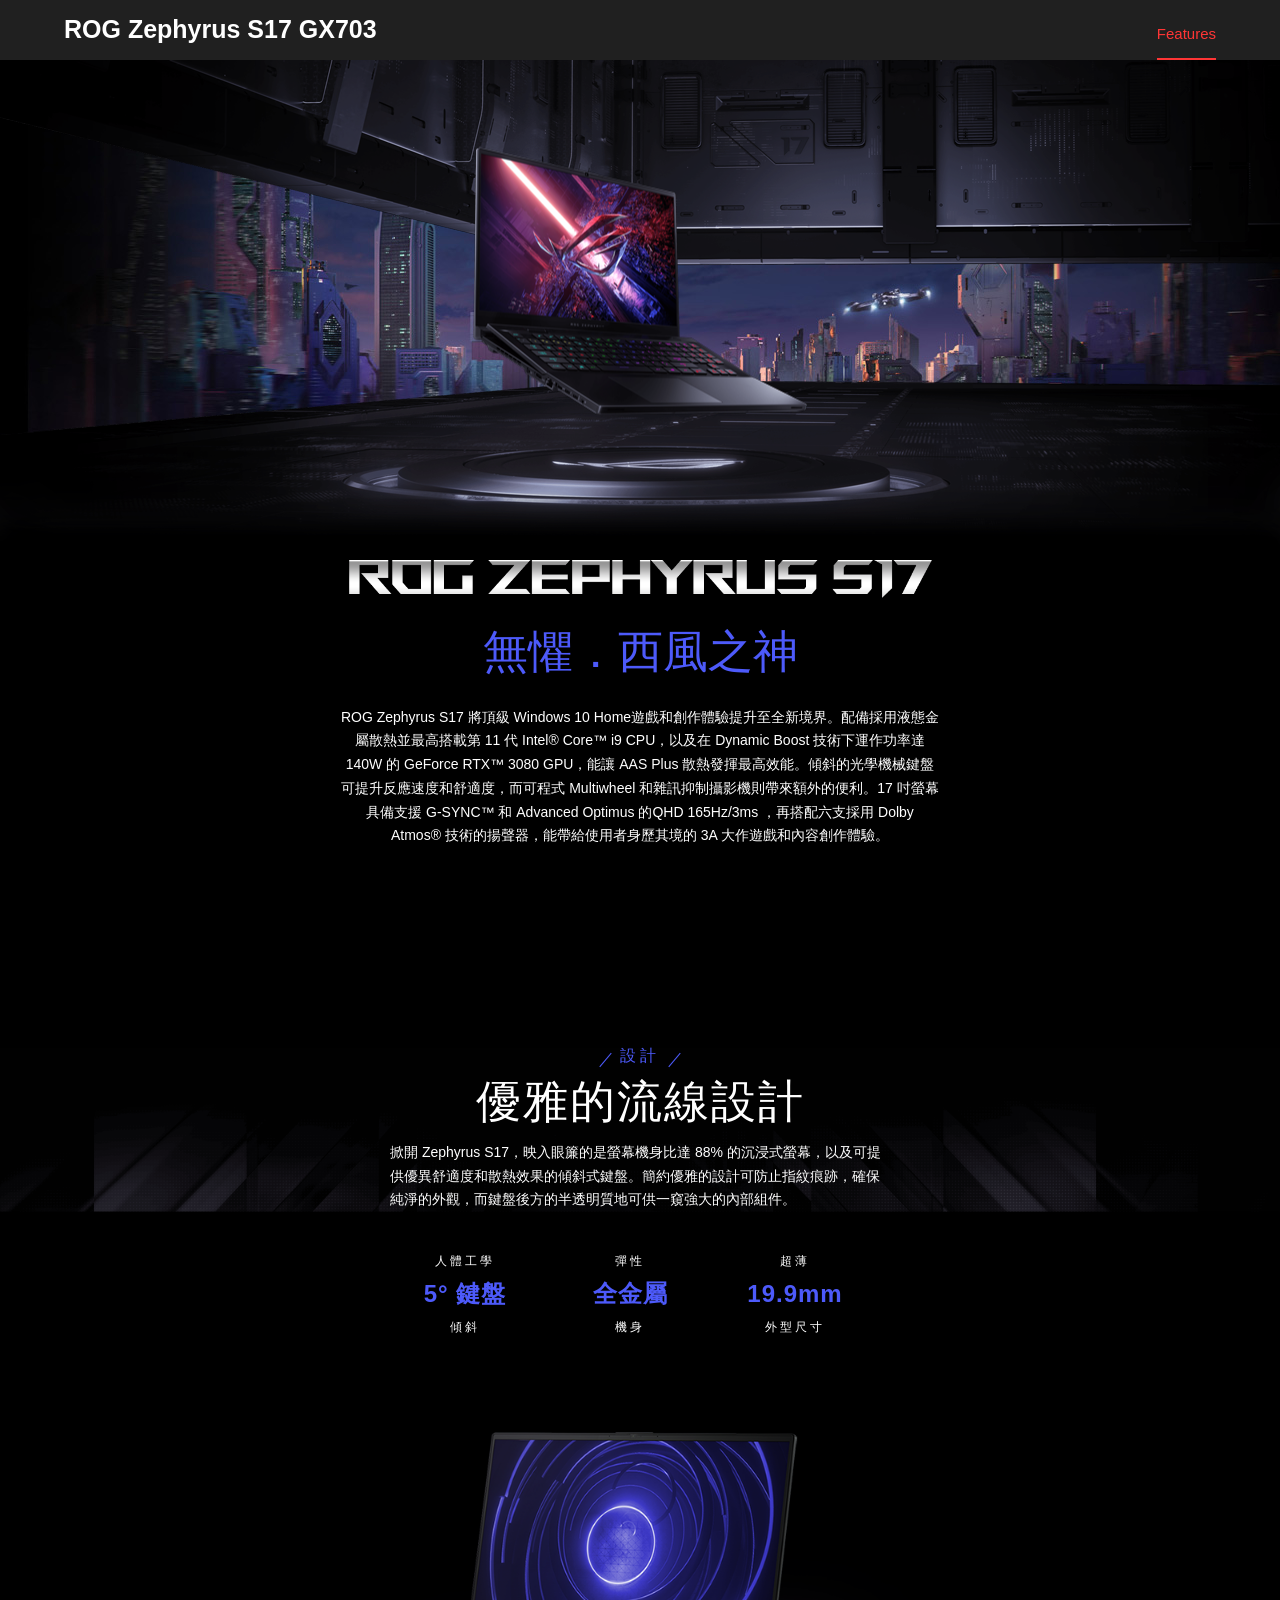
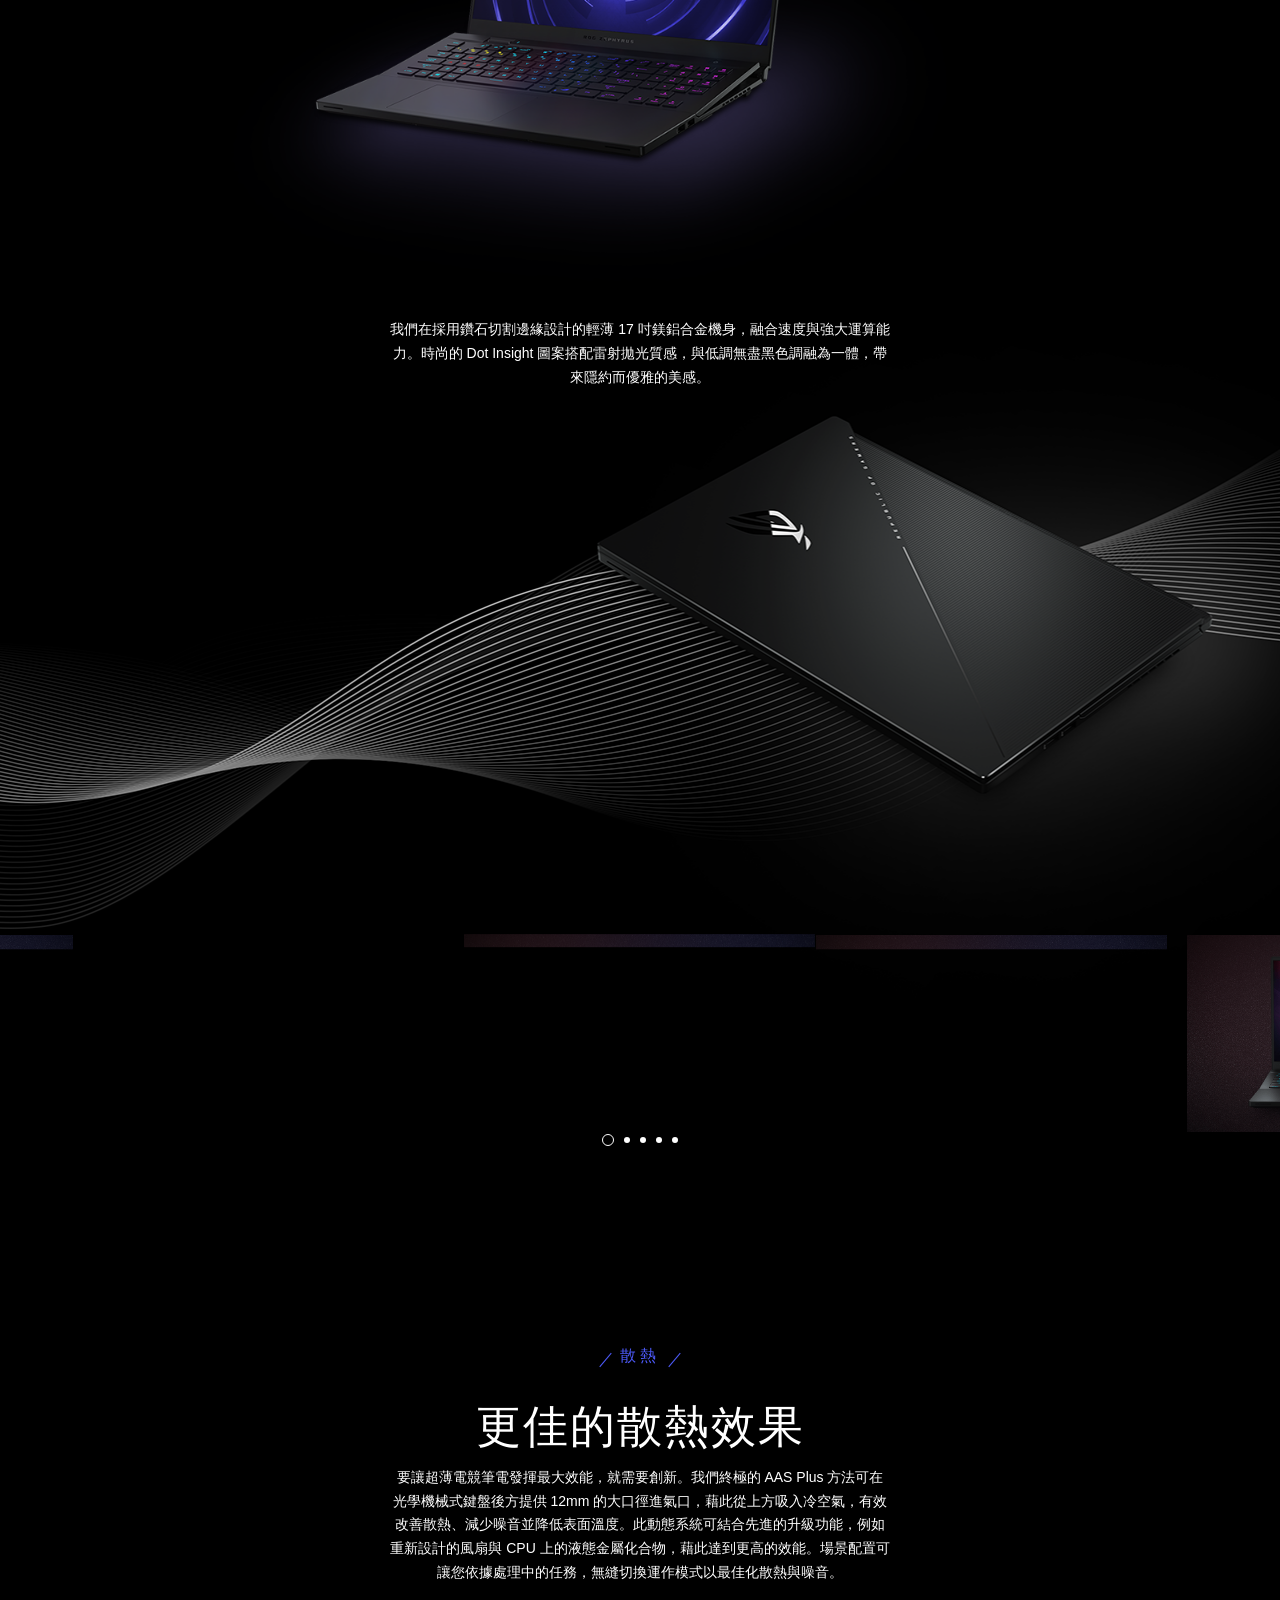
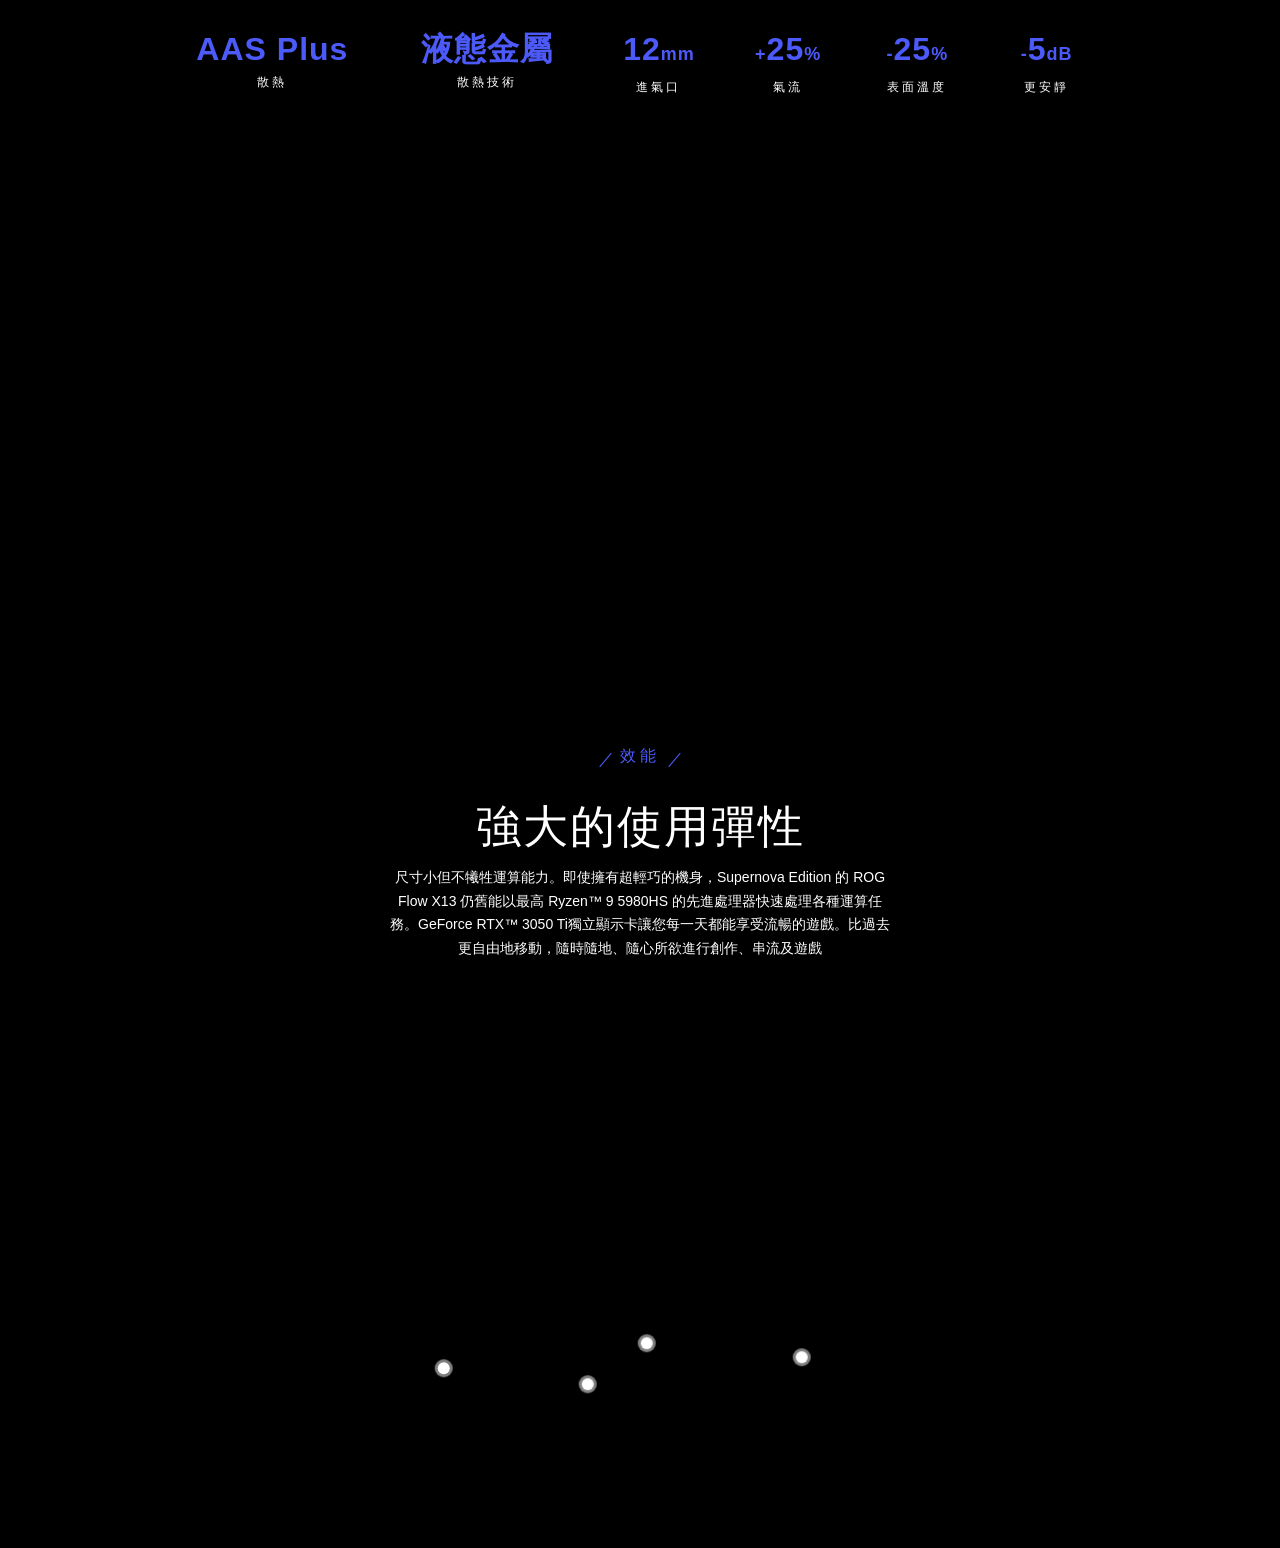
<file: index.html>
<!DOCTYPE html>
<html>
    <head>
        <meta http-equiv="Content-Type" content="text/html; charset=utf-8" />
        <title>2021 ROG Zephyrus S17</title>
        <meta property="description" content="" />
        <meta name="viewport" content="width=device-width, initial-scale=1, user-scalable=0" />
        <meta name="format-detection" content="telephone=no">
        <meta property="og:title" content="2021 ROG Zephyrus S17" />
        <meta property="og:type" content="website" />
        <meta property="og:image" content="img/fbshare.png" />
        <meta property="og:image:type" content="image/png" />
        <meta property="og:image:width" content="1200" />
        <meta property="og:image:height" content="628" />
        <meta property="og:description" content="" />
        <meta name="keywords" content="" />
        <link rel="shortcut icon" href="" />
        <link rel="stylesheet" href="css/layout.css" media="screen" />

    </head>
    <body>
        <div class="header">
            <div class="block">
                <div class="item product_name">
                    <h1>ROG Zephyrus S17 GX703</h1>
                </div>
                <div class="item product_BarList">
                    <ul>
                        <li>
                            <a href="javascript:;">Features</a>
                        </li>
                    </ul>
                </div>
            </div>
        </div>
        <div class="wrapper">
            <div class="loading on">
                <div class="loadingIcon"></div>
            </div>
            <div class="main">
                <div class="kv">
                    <div class="img img_bg"></div>
                    <div class="img img_inbox1"></div>
                    <div class="img img_inbox2"></div>
                    <div class="img img_nb"></div>
                </div>
                <div class="page page1">
                    <div class="block">
                        <div class="cont_logo_title"></div>
                        <div class="cont_title">無懼．西風之神</div>
                        <div class="cont_txt">
                            ROG Zephyrus S17 將頂級 Windows 10 Home遊戲和創作體驗提升至全新境界。配備採用液態金屬散熱並最高搭載第 11 代 Intel® Core™ i9 CPU，以及在 Dynamic Boost 技術下運作功率達 140W 的 GeForce RTX™ 3080 GPU，能讓 AAS Plus 散熱發揮最高效能。傾斜的光學機械鍵盤可提升反應速度和舒適度，而可程式 Multiwheel 和雜訊抑制攝影機則帶來額外的便利。17 吋螢幕具備支援 G-SYNC™ 和 Advanced Optimus 的QHD 165Hz/3ms ，再搭配六支採用 Dolby Atmos® 技術的揚聲器，能帶給使用者身歷其境的 3A 大作遊戲和內容創作體驗。
                        </div>
                    </div>
                </div>
                <div class="page page2">
                    <div class="block">
                        <div class="box cont tabShow">
                            <div class="cont_section_title">設計</div>
                            <div class="txt cont_title">優雅的流線設計</div>
                            <div class="txt cont_txt">掀開 Zephyrus S17，映入眼簾的是螢幕機身比達 88% 的沉浸式螢幕，以及可提供優異舒適度和散熱效果的傾斜式鍵盤。簡約優雅的設計可防止指紋痕跡，確保純淨的外觀，而鍵盤後方的半透明質地可供一窺強大的內部組件。</div>
                            <div class="feature_list">
                                <div class="feature_box">人體工學<span>5° 鍵盤</span>傾斜</div>
                                <div class="feature_box">彈性<span>全金屬</span>機身</div>
                                <div class="feature_box">超薄<span>19.9mm</span>外型尺寸</div>
                                <div class="clear"></div>
                            </div>
                        </div>
                        <div class="box nb">
                            <div class="img img_shadow"></div>
                            <div class="img img_contnb"></div>
                            <div class="clear"></div>
                        </div>
                        <div class="box cont pcShow">
                            <div class="cont_section_title">設計</div>
                            <div class="txt cont_title">優雅的流線設計</div>
                            <div class="txt cont_txt">掀開 Zephyrus S17，映入眼簾的是螢幕機身比達 88% 的沉浸式螢幕，以及可提供優異舒適度和散熱效果的傾斜式鍵盤。簡約優雅的設計可防止指紋痕跡，確保純淨的外觀，而鍵盤後方的半透明質地可供一窺強大的內部組件。</div>
                            <div class="feature_list">
                                <div class="feature_box">人體工學<span>5° 鍵盤</span>傾斜</div>
                                <div class="feature_box">彈性<span>全金屬</span>機身</div>
                                <div class="feature_box">超薄<span>19.9mm</span>外型尺寸</div>
                                <div class="clear"></div>
                            </div>
                        </div>
                        <div class="clear"></div>
                    </div>
                </div>
                <div class="page page3">
                    <div class="block">
                        <div class="cont_txt">我們在採用鑽石切割邊緣設計的輕薄 17 吋鎂鋁合金機身，融合速度與強大運算能力。時尚的 Dot Insight 圖案搭配雷射拋光質感，與低調無盡黑色調融為一體，帶來隱約而優雅的美感。</div>
                    </div>
                    <div class="swiper_box">
                        <div class="swiper-container swiper-container1">
                            <div class="swiper-wrapper">
                                <div class="swiper-slide slide1"></div>
                                <div class="swiper-slide slide2"></div>
                                <div class="swiper-slide slide3"></div>
                                <div class="swiper-slide slide4"></div>
                                <div class="swiper-slide slide5"></div>
                            </div>
                            <div class="swiper-pagination swiper-pagination1"></div>
                            <div class="swiper-button-box">
                                <div class="swiper-button-prev swiper-button-prev1"></div>
                                <div class="swiper-button-next swiper-button-next1"></div>
                            </div>
                            
                        </div>
                    </div>
                </div>
                <div class="page page4">
                    <div class="block">
                        <div class="box cont">
                            <div class="cont_section_title">散熱</div>
                            <div class="txt cont_title">更佳的散熱效果</div>
                            <div class="txt cont_txt">要讓超薄電競筆電發揮最大效能，就需要創新。我們終極的 AAS Plus 方法可在光學機械式鍵盤後方提供 12mm 的大口徑進氣口，藉此從上方吸入冷空氣，有效改善散熱、減少噪音並降低表面溫度。此動態系統可結合先進的升級功能，例如重新設計的風扇與 CPU 上的液態金屬化合物，藉此達到更高的效能。場景配置可讓您依據處理中的任務，無縫切換運作模式以最佳化散熱與噪音。</div>
                            <div class="feature_list">
                                <div class="feature_box"><span>AAS Plus</span>散熱</div>
                                <div class="feature_box"><span>液態金屬</span>散熱技術</div>
                                <div class="feature_box"><span>12<p>mm</p></span>進氣口</div>
                                <div class="feature_box"><span><p>+</p>25<p>%</p></span>氣流</div>
                                <div class="feature_box"><span><p>-</p>25<p>%</p></span>表面溫度</div>
                                <div class="feature_box"><span><p>-</p>5<p>dB</p></span>更安靜</div>
                                <div class="clear"></div>
                            </div>
                        </div>
                    </div>
                    <div class="img_animate">
                        <div class="imgBg"></div>
                        <!-- <div class="img">
                            <img id="imgQ" class="" src="img/page4_img1_air1.png" alt="">
                        </div> -->
                        <div class="img img1"></div>
                        <div class="img img2"></div>
                        <div class="img img3"></div>
                        <div class="img img4"></div>
                        <div class="img img5"></div>
                        <div class="img img6"></div>
                        <div class="img img7"></div>
                        <div class="img img8"></div>
                        <!-- <div class="img img9"></div> -->
                    </div>
                </div>
                <div class="page page5">
                    
                    <div class="img_block">
                        <div class="img_bgGradual"></div>
                        <div class="img_txt"></div>
                        <div class="img_wave"></div>
                    </div>
                    <div class="block">
                        <div class="cont">
                            <div class="cont_section_title">效能</div>
                            <div class="txt cont_title">強大的使用彈性</div>
                            <div class="txt cont_txt">尺寸小但不犧牲運算能力。即使擁有超輕巧的機身，Supernova Edition 的 ROG Flow X13 仍舊能以最高 Ryzen™ 9 5980HS 的先進處理器快速處理各種運算任務。GeForce RTX™ 3050 Ti獨立顯示卡讓您每一天都能享受流暢的遊戲。比過去更自由地移動，隨時隨地、隨心所欲進行創作、串流及遊戲</div>
                        </div>
                        <div class="nbgif">
                            <div class="img_gif"></div>
                            <div class="img_nb">
                                <!-- <div class="img_gif"></div> -->
                                <div class="cont_click">
                                    <a href="javascript:;" class="clickPop click_cpu">
                                        <span></span>
                                        <div class="hover_txt">CPU</div>
                                    </a>
                                    <a href="javascript:;" class="clickPop click_gpu">
                                        <span></span>
                                        <div class="hover_txt">GPU</div>
                                    </a>
                                    <a href="javascript:;" class="clickPop click_ram">
                                        <span></span>
                                        <div class="hover_txt">記憶體</div>
                                    </a>
                                    <a href="javascript:;" class="clickPop click_ssd">
                                        <span></span>
                                        <div class="hover_txt">SSD</div>
                                    </a>
                                </div>
                            </div>
                        </div>
                        
                    </div>
                </div>
                
                <div class="popup">
                    <div class="popWrap">
                        <div class="popCon">
                            <a href="javascript:;" class="xBtn"></a>
                            <div class="contBox">
                                <div class="swiper-container swiper-container2">
                                    <div class="swiper-wrapper">
                                        <div class="swiper-slide slide1">
                                            <div class="img"></div>
                                            <div class="pop_title">AMD Ryzen™ CPU</div>
                                            <div class="pop_txt">AMD Ryzen™ 5000 系列 CPU 以先進 7 奈米製程技術打造，可提供強大的運算能力。Flow X13 Supernova Edition 最高搭載 8 核心 Ryzen 9 5900HS CPU，可快速執行各種工作與遊戲。最高 16 執行緒可輕鬆處理要求標準最高的工作負載與多工作業。隨時隨地執行最新的遊戲、串流播放您最愛的內容，以及使用其他應用程式。</div>
                                            <div class="pop_performance">
                                                <div class="pop_section_title">CPU (Cinebench R20) Benchmark</div>
                                                <div class="pop_per_title">R9-5980HS CPU</div>
                                                <div class="pop_bar bar1"></div>
                                                <div class="pop_per_title">R9-5980HS CPU</div>
                                                <div class="pop_bar bar2"></div>
                                            </div>
                                        </div>
                                        <div class="swiper-slide slide2">
                                            <div class="img"></div>
                                            <div class="pop_title">GeForce 顯示卡</div>
                                            <div class="pop_txt">隨時隨地暢玩最新遊戲。最高搭載NVIDIA® GeForce RTX™ 3050 Ti獨立顯示卡，在Turbo模式下於功耗35W可達最高時脈1135MHz，透過 Dynamic Boost 可額外提升 5W。它具有強大的效能，從講究速度的射擊遊戲到如電影般精緻的RPG遊戲都能提供穩定的幀率。從未在超緊湊13吋多功能筆記型電腦上獲得如此出色的遊戲體驗。</div>
                                        </div>
                                        <div class="swiper-slide slide3">
                                            <div class="img"></div>
                                            <div class="pop_title">高能源效率 LPDDR4X 記憶體</div>
                                            <div class="pop_txt">32GB 的 LPDDR4X 記憶體可發揮最高的多工作業能力。此高速 RAM 最高時脈可達 4266Mhz，可提升系統速度與反應能力。可同時玩遊戲、串流播放及聊天。建立與分享內容，並輕鬆處理日常作業。以耗電量比 DDR4 少 50% 的 RAM 執行所有作業，並節省電力以用於重要的任務。</div>
                                            <div class="pop_performance">
                                                <div class="pop_per_section">減少 50%<span>耗電量</span>與 DDR4 比較</div>
                                                <div class="pop_per_section">14%<span>效能提升</span>優於 LPDDR4X 3733MHz</div>
                                            </div>
                                        </div>
                                        <div class="swiper-slide slide4">
                                            <div class="img"></div>
                                            <div class="pop_title">充足的儲存空間</div>
                                            <div class="pop_txt">最高搭載 1TB PCIe 儲存裝置，讓您可以隨身攜帶最愛的電腦遊戲。持續充實您的創作資產，並且在您外出時編輯照片、影片或其他龐大的多媒體檔案。將您最愛的娛樂與專案資料儲存在身邊，並在心血來潮時高速載入這些資料。</div>
                                        </div>
                                    </div>
                                    
                                    
                                </div>
                                <div class="swiper-pagination swiper-pagination2"></div>
                                <div class="swiper-button-box">
                                    <div class="swiper-button-prev swiper-button-prev2"></div>
                                    <div class="swiper-button-next swiper-button-next2"></div>
                                </div>
                            </div>
                        </div>
                    </div>
                </div>
            </div>
        </div>
        <script src="js/plugin/jquery-1.12.4.js"></script>
        <script src="js/plugin/swiper.min.js"></script>
        <script type="text/javascript" src="js/common.js"></script>
    </body>
</html>
</file>
<file: css/layout.css>
/* RESET All ELEMENT */
html, body, div, span, table, caption, tbody, tfoot, thead, tr, th, td, font, img, small, strong, sub, sup, p, a, dl, dt, dd, ol, ul, li, form, label {
  vertical-align: baseline;
  font-family: inherit;
  font-weight: inherit;
  font-style: inherit;
  font-size: 100%;
  outline: 0;
  padding: 0;
  margin: 0;
  border: 0;
}

/* SPECIAL RESET */
ol, ul {
  list-style: none;
}

/*th,td{font-weight:normal;text-align:left;}*/
table {
  border-collapse: separate;
  border-spacing: 0;
}

:focus {
  outline: none;
}

/*============================================
=                    Base                    =
============================================*/
html * {
  max-height: 1000000px;
  /*-webkit-text-size-adjust: 100%;*/
}

a {
  color: #535353;
  text-decoration: none;
}

a, area {
  outline: none;
  hlbr: expression(this.onFocus=this.blur());
}

img {
  vertical-align: top;
}

/*iframeRwd*/
/*=============================================
=                    base                     =
=============================================*/
body {
  font: normal 12px/18px Microsoft JhengHei,sans-serif;
  color: #fff;
  background: #000;
}

input, select, textarea {
  font: normal 12px/18px Microsoft JhengHei,sans-serif;
  padding: 0;
  margin: 0;
  vertical-align: middle;
}

a {
  color: #fff;
  text-decoration: none;
}

body, html {
  height: 100%;
}

.swiper-container {
  margin: 0 auto;
  position: relative;
  overflow: hidden;
  z-index: 1;
}

.swiper-container-no-flexbox .swiper-slide {
  float: left;
}

.swiper-container-vertical > .swiper-wrapper {
  -webkit-box-orient: vertical;
  -ms-flex-direction: column;
  flex-direction: column;
}

.swiper-wrapper {
  position: relative;
  width: 100%;
  height: 100%;
  z-index: 1;
  display: -webkit-box;
  display: -ms-flexbox;
  display: flex;
  -webkit-transform-style: preserve-3d;
  transform-style: preserve-3d;
  -webkit-transition-property: -webkit-transform;
  transition-property: -webkit-transform;
  transition-property: transform;
  transition-property: transform, -webkit-transform;
  -webkit-box-sizing: content-box;
  box-sizing: content-box;
}

.swiper-container-android .swiper-slide,
.swiper-wrapper {
  -webkit-transform: translate3d(0px, 0, 0);
  transform: translate3d(0px, 0, 0);
}

.swiper-container-multirow > .swiper-wrapper {
  -webkit-box-lines: multiple;
  -moz-box-lines: multiple;
  -ms-flex-wrap: wrap;
  flex-wrap: wrap;
}

.swiper-container-free-mode > .swiper-wrapper {
  -webkit-transition-timing-function: ease-out;
  transition-timing-function: ease-out;
  margin: 0 auto;
}

.swiper-slide {
  -webkit-transform-style: preserve-3d;
  transform-style: preserve-3d;
  -webkit-flex-shrink: 0;
  -ms-flex: 0 0 auto;
  -ms-flex-negative: 0;
      flex-shrink: 0;
  width: 100%;
  height: 100%;
  position: relative;
}

.swiper-container .swiper-notification {
  position: absolute;
  left: 0;
  top: 0;
  pointer-events: none;
  opacity: 0;
  z-index: -1000;
}

.swiper-wp8-horizontal {
  -ms-touch-action: pan-y;
  touch-action: pan-y;
}

.swiper-wp8-vertical {
  -ms-touch-action: pan-x;
  touch-action: pan-x;
}

.swiper-button-prev,
.swiper-button-next {
  position: absolute;
  top: 50%;
  width: 27px;
  height: 44px;
  margin-top: -22px;
  z-index: 10;
  cursor: pointer;
  background-size: 27px 44px;
  background-position: center;
  background-repeat: no-repeat;
}

.swiper-button-prev.swiper-button-disabled,
.swiper-button-next.swiper-button-disabled {
  opacity: 0.35;
  cursor: auto;
  pointer-events: none;
}

.swiper-button-prev,
.swiper-container-rtl .swiper-button-next {
  background-image: url("data:image/svg+xml;charset=utf-8,%3Csvg%20xmlns%3D'http%3A%2F%2Fwww.w3.org%2F2000%2Fsvg'%20viewBox%3D'0%200%2027%2044'%3E%3Cpath%20d%3D'M0%2C22L22%2C0l2.1%2C2.1L4.2%2C22l19.9%2C19.9L22%2C44L0%2C22L0%2C22L0%2C22z'%20fill%3D'%23007aff'%2F%3E%3C%2Fsvg%3E");
  left: 10px;
  right: auto;
}

.swiper-button-prev.swiper-button-black,
.swiper-container-rtl .swiper-button-next.swiper-button-black {
  background-image: url("data:image/svg+xml;charset=utf-8,%3Csvg%20xmlns%3D'http%3A%2F%2Fwww.w3.org%2F2000%2Fsvg'%20viewBox%3D'0%200%2027%2044'%3E%3Cpath%20d%3D'M0%2C22L22%2C0l2.1%2C2.1L4.2%2C22l19.9%2C19.9L22%2C44L0%2C22L0%2C22L0%2C22z'%20fill%3D'%23000000'%2F%3E%3C%2Fsvg%3E");
}

.swiper-button-prev.swiper-button-white,
.swiper-container-rtl .swiper-button-next.swiper-button-white {
  background-image: url("data:image/svg+xml;charset=utf-8,%3Csvg%20xmlns%3D'http%3A%2F%2Fwww.w3.org%2F2000%2Fsvg'%20viewBox%3D'0%200%2027%2044'%3E%3Cpath%20d%3D'M0%2C22L22%2C0l2.1%2C2.1L4.2%2C22l19.9%2C19.9L22%2C44L0%2C22L0%2C22L0%2C22z'%20fill%3D'%23ffffff'%2F%3E%3C%2Fsvg%3E");
}

.swiper-button-next,
.swiper-container-rtl .swiper-button-prev {
  background-image: url("data:image/svg+xml;charset=utf-8,%3Csvg%20xmlns%3D'http%3A%2F%2Fwww.w3.org%2F2000%2Fsvg'%20viewBox%3D'0%200%2027%2044'%3E%3Cpath%20d%3D'M27%2C22L27%2C22L5%2C44l-2.1-2.1L22.8%2C22L2.9%2C2.1L5%2C0L27%2C22L27%2C22z'%20fill%3D'%23007aff'%2F%3E%3C%2Fsvg%3E");
  right: 10px;
  left: auto;
}

.swiper-button-next.swiper-button-black,
.swiper-container-rtl .swiper-button-prev.swiper-button-black {
  background-image: url("data:image/svg+xml;charset=utf-8,%3Csvg%20xmlns%3D'http%3A%2F%2Fwww.w3.org%2F2000%2Fsvg'%20viewBox%3D'0%200%2027%2044'%3E%3Cpath%20d%3D'M27%2C22L27%2C22L5%2C44l-2.1-2.1L22.8%2C22L2.9%2C2.1L5%2C0L27%2C22L27%2C22z'%20fill%3D'%23000000'%2F%3E%3C%2Fsvg%3E");
}

.swiper-button-next.swiper-button-white,
.swiper-container-rtl .swiper-button-prev.swiper-button-white {
  background-image: url("data:image/svg+xml;charset=utf-8,%3Csvg%20xmlns%3D'http%3A%2F%2Fwww.w3.org%2F2000%2Fsvg'%20viewBox%3D'0%200%2027%2044'%3E%3Cpath%20d%3D'M27%2C22L27%2C22L5%2C44l-2.1-2.1L22.8%2C22L2.9%2C2.1L5%2C0L27%2C22L27%2C22z'%20fill%3D'%23ffffff'%2F%3E%3C%2Fsvg%3E");
}

.swiper-pagination {
  position: absolute;
  text-align: center;
  -webkit-transition: 300ms;
  transition: 300ms;
  -webkit-transform: translate3d(0, 0, 0);
  transform: translate3d(0, 0, 0);
  z-index: 10;
}

.swiper-pagination.swiper-pagination-hidden {
  opacity: 0;
}

.swiper-pagination-bullet {
  width: 8px;
  height: 8px;
  display: inline-block;
  border-radius: 100%;
  background: #000;
  opacity: 0.2;
}

button.swiper-pagination-bullet {
  border: none;
  margin: 0;
  padding: 0;
  -webkit-box-shadow: none;
          box-shadow: none;
  -moz-appearance: none;
  -ms-appearance: none;
  -webkit-appearance: none;
  appearance: none;
}

.swiper-pagination-clickable .swiper-pagination-bullet {
  cursor: pointer;
}

.swiper-pagination-white .swiper-pagination-bullet {
  background: #fff;
}

.swiper-pagination-bullet-active {
  opacity: 1;
  background: #007aff;
}

.swiper-pagination-white .swiper-pagination-bullet-active {
  background: #fff;
}

.swiper-pagination-black .swiper-pagination-bullet-active {
  background: #000;
}

.swiper-container-vertical > .swiper-pagination {
  right: 10px;
  top: 50%;
  -webkit-transform: translate3d(0px, -50%, 0);
  transform: translate3d(0px, -50%, 0);
}

.swiper-container-vertical > .swiper-pagination .swiper-pagination-bullet {
  margin: 5px 0;
  display: block;
}

.swiper-container-horizontal > .swiper-pagination {
  bottom: 10px;
  left: 0;
  width: 100%;
}

.swiper-container-horizontal > .swiper-pagination .swiper-pagination-bullet {
  margin: 0 5px;
}

.swiper-container-3d {
  -webkit-perspective: 1200px;
  -o-perspective: 1200px;
  perspective: 1200px;
}

.swiper-container-3d .swiper-wrapper,
.swiper-container-3d .swiper-slide,
.swiper-container-3d .swiper-slide-shadow-left,
.swiper-container-3d .swiper-slide-shadow-right,
.swiper-container-3d .swiper-slide-shadow-top,
.swiper-container-3d .swiper-slide-shadow-bottom,
.swiper-container-3d .swiper-cube-shadow {
  -webkit-transform-style: preserve-3d;
  transform-style: preserve-3d;
}

.swiper-container-3d .swiper-slide-shadow-left,
.swiper-container-3d .swiper-slide-shadow-right,
.swiper-container-3d .swiper-slide-shadow-top,
.swiper-container-3d .swiper-slide-shadow-bottom {
  position: absolute;
  left: 0;
  top: 0;
  width: 100%;
  height: 100%;
  pointer-events: none;
  z-index: 10;
}

.swiper-container-3d .swiper-slide-shadow-left {
  background-image: -webkit-gradient(linear, right top, left top, from(rgba(0, 0, 0, 0.5)), to(rgba(0, 0, 0, 0)));
  background-image: linear-gradient(to left, rgba(0, 0, 0, 0.5), rgba(0, 0, 0, 0));
}

.swiper-container-3d .swiper-slide-shadow-right {
  background-image: -webkit-gradient(linear, left top, right top, from(rgba(0, 0, 0, 0.5)), to(rgba(0, 0, 0, 0)));
  background-image: linear-gradient(to right, rgba(0, 0, 0, 0.5), rgba(0, 0, 0, 0));
}

.swiper-container-3d .swiper-slide-shadow-top {
  background-image: -webkit-gradient(linear, left bottom, left top, from(rgba(0, 0, 0, 0.5)), to(rgba(0, 0, 0, 0)));
  background-image: linear-gradient(to top, rgba(0, 0, 0, 0.5), rgba(0, 0, 0, 0));
}

.swiper-container-3d .swiper-slide-shadow-bottom {
  background-image: -webkit-gradient(linear, left top, left bottom, from(rgba(0, 0, 0, 0.5)), to(rgba(0, 0, 0, 0)));
  background-image: linear-gradient(to bottom, rgba(0, 0, 0, 0.5), rgba(0, 0, 0, 0));
}

.swiper-container-coverflow .swiper-wrapper {
  -ms-perspective: 1200px;
}

.swiper-container-fade.swiper-container-free-mode .swiper-slide {
  -webkit-transition-timing-function: ease-out;
  transition-timing-function: ease-out;
}

.swiper-container-fade .swiper-slide {
  pointer-events: none;
}

.swiper-container-fade .swiper-slide .swiper-slide {
  pointer-events: none;
}

.swiper-container-fade .swiper-slide-active,
.swiper-container-fade .swiper-slide-active .swiper-slide-active {
  pointer-events: auto;
}

.swiper-container-cube {
  overflow: visible;
}

.swiper-container-cube .swiper-slide {
  pointer-events: none;
  visibility: hidden;
  -webkit-transform-origin: 0 0;
  transform-origin: 0 0;
  -webkit-backface-visibility: hidden;
  backface-visibility: hidden;
  width: 100%;
  height: 100%;
}

.swiper-container-cube.swiper-container-rtl .swiper-slide {
  -webkit-transform-origin: 100% 0;
  transform-origin: 100% 0;
}

.swiper-container-cube .swiper-slide-active,
.swiper-container-cube .swiper-slide-next,
.swiper-container-cube .swiper-slide-prev,
.swiper-container-cube .swiper-slide-next + .swiper-slide {
  pointer-events: auto;
  visibility: visible;
}

.swiper-container-cube .swiper-cube-shadow {
  position: absolute;
  left: 0;
  bottom: 0px;
  width: 100%;
  height: 100%;
  background: #000;
  opacity: 0.6;
  -webkit-filter: blur(50px);
  filter: blur(50px);
}

.swiper-container-cube.swiper-container-vertical .swiper-cube-shadow {
  z-index: 0;
}

.swiper-scrollbar {
  border-radius: 10px;
  position: relative;
  -ms-touch-action: none;
  background: rgba(0, 0, 0, 0.1);
}

.swiper-container-horizontal > .swiper-scrollbar {
  position: absolute;
  left: 1%;
  bottom: 3px;
  z-index: 50;
  height: 5px;
  width: 98%;
}

.swiper-container-vertical > .swiper-scrollbar {
  position: absolute;
  right: 3px;
  top: 1%;
  z-index: 50;
  width: 5px;
  height: 98%;
}

.swiper-scrollbar-drag {
  height: 100%;
  width: 100%;
  position: relative;
  background: rgba(0, 0, 0, 0.5);
  border-radius: 10px;
  left: 0;
  top: 0;
}

.swiper-scrollbar-cursor-drag {
  cursor: move;
}

.swiper-lazy-preloader {
  width: 42px;
  height: 42px;
  position: absolute;
  left: 50%;
  top: 50%;
  margin-left: -21px;
  margin-top: -21px;
  z-index: 10;
  -webkit-transform-origin: 50%;
  transform-origin: 50%;
  -webkit-animation: swiper-preloader-spin 1s steps(12, end) infinite;
  animation: swiper-preloader-spin 1s steps(12, end) infinite;
}

.swiper-lazy-preloader:after {
  display: block;
  content: "";
  width: 100%;
  height: 100%;
  background-image: url("data:image/svg+xml;charset=utf-8,%3Csvg%20viewBox%3D'0%200%20120%20120'%20xmlns%3D'http%3A%2F%2Fwww.w3.org%2F2000%2Fsvg'%20xmlns%3Axlink%3D'http%3A%2F%2Fwww.w3.org%2F1999%2Fxlink'%3E%3Cdefs%3E%3Cline%20id%3D'l'%20x1%3D'60'%20x2%3D'60'%20y1%3D'7'%20y2%3D'27'%20stroke%3D'%236c6c6c'%20stroke-width%3D'11'%20stroke-linecap%3D'round'%2F%3E%3C%2Fdefs%3E%3Cg%3E%3Cuse%20xlink%3Ahref%3D'%23l'%20opacity%3D'.27'%2F%3E%3Cuse%20xlink%3Ahref%3D'%23l'%20opacity%3D'.27'%20transform%3D'rotate(30%2060%2C60)'%2F%3E%3Cuse%20xlink%3Ahref%3D'%23l'%20opacity%3D'.27'%20transform%3D'rotate(60%2060%2C60)'%2F%3E%3Cuse%20xlink%3Ahref%3D'%23l'%20opacity%3D'.27'%20transform%3D'rotate(90%2060%2C60)'%2F%3E%3Cuse%20xlink%3Ahref%3D'%23l'%20opacity%3D'.27'%20transform%3D'rotate(120%2060%2C60)'%2F%3E%3Cuse%20xlink%3Ahref%3D'%23l'%20opacity%3D'.27'%20transform%3D'rotate(150%2060%2C60)'%2F%3E%3Cuse%20xlink%3Ahref%3D'%23l'%20opacity%3D'.37'%20transform%3D'rotate(180%2060%2C60)'%2F%3E%3Cuse%20xlink%3Ahref%3D'%23l'%20opacity%3D'.46'%20transform%3D'rotate(210%2060%2C60)'%2F%3E%3Cuse%20xlink%3Ahref%3D'%23l'%20opacity%3D'.56'%20transform%3D'rotate(240%2060%2C60)'%2F%3E%3Cuse%20xlink%3Ahref%3D'%23l'%20opacity%3D'.66'%20transform%3D'rotate(270%2060%2C60)'%2F%3E%3Cuse%20xlink%3Ahref%3D'%23l'%20opacity%3D'.75'%20transform%3D'rotate(300%2060%2C60)'%2F%3E%3Cuse%20xlink%3Ahref%3D'%23l'%20opacity%3D'.85'%20transform%3D'rotate(330%2060%2C60)'%2F%3E%3C%2Fg%3E%3C%2Fsvg%3E");
  background-position: 50%;
  background-size: 100%;
  background-repeat: no-repeat;
}

.swiper-lazy-preloader-white:after {
  background-image: url("data:image/svg+xml;charset=utf-8,%3Csvg%20viewBox%3D'0%200%20120%20120'%20xmlns%3D'http%3A%2F%2Fwww.w3.org%2F2000%2Fsvg'%20xmlns%3Axlink%3D'http%3A%2F%2Fwww.w3.org%2F1999%2Fxlink'%3E%3Cdefs%3E%3Cline%20id%3D'l'%20x1%3D'60'%20x2%3D'60'%20y1%3D'7'%20y2%3D'27'%20stroke%3D'%23fff'%20stroke-width%3D'11'%20stroke-linecap%3D'round'%2F%3E%3C%2Fdefs%3E%3Cg%3E%3Cuse%20xlink%3Ahref%3D'%23l'%20opacity%3D'.27'%2F%3E%3Cuse%20xlink%3Ahref%3D'%23l'%20opacity%3D'.27'%20transform%3D'rotate(30%2060%2C60)'%2F%3E%3Cuse%20xlink%3Ahref%3D'%23l'%20opacity%3D'.27'%20transform%3D'rotate(60%2060%2C60)'%2F%3E%3Cuse%20xlink%3Ahref%3D'%23l'%20opacity%3D'.27'%20transform%3D'rotate(90%2060%2C60)'%2F%3E%3Cuse%20xlink%3Ahref%3D'%23l'%20opacity%3D'.27'%20transform%3D'rotate(120%2060%2C60)'%2F%3E%3Cuse%20xlink%3Ahref%3D'%23l'%20opacity%3D'.27'%20transform%3D'rotate(150%2060%2C60)'%2F%3E%3Cuse%20xlink%3Ahref%3D'%23l'%20opacity%3D'.37'%20transform%3D'rotate(180%2060%2C60)'%2F%3E%3Cuse%20xlink%3Ahref%3D'%23l'%20opacity%3D'.46'%20transform%3D'rotate(210%2060%2C60)'%2F%3E%3Cuse%20xlink%3Ahref%3D'%23l'%20opacity%3D'.56'%20transform%3D'rotate(240%2060%2C60)'%2F%3E%3Cuse%20xlink%3Ahref%3D'%23l'%20opacity%3D'.66'%20transform%3D'rotate(270%2060%2C60)'%2F%3E%3Cuse%20xlink%3Ahref%3D'%23l'%20opacity%3D'.75'%20transform%3D'rotate(300%2060%2C60)'%2F%3E%3Cuse%20xlink%3Ahref%3D'%23l'%20opacity%3D'.85'%20transform%3D'rotate(330%2060%2C60)'%2F%3E%3C%2Fg%3E%3C%2Fsvg%3E");
}

@-webkit-keyframes swiper-preloader-spin {
  100% {
    -webkit-transform: rotate(360deg);
  }
}

@keyframes swiper-preloader-spin {
  100% {
    -webkit-transform: rotate(360deg);
            transform: rotate(360deg);
  }
}

/*=============================================
=                  All setting               =
=============================================*/
/*=============================================
=                 Structural                  =
=============================================*/
.header {
  position: fixed;
  top: 0;
  left: 0;
  width: 100%;
  height: 60px;
  background: #202020;
  z-index: 98;
}

.header.on {
  z-index: 0;
}

.header .block {
  position: relative;
  width: 90%;
  max-width: 1520px;
  margin: 0 auto;
}

.header .block .item {
  position: absolute;
  color: #fff;
}

.header .block .product_name {
  left: 0;
}

.header .block .product_name h1 {
  font-size: 25px;
  line-height: 1;
}

.header .block .product_BarList {
  right: 0;
}

.header .block .product_BarList ul {
  position: relative;
  padding: 25px 0;
}

.header .block .product_BarList ul li {
  position: relative;
  font-size: 15px;
  padding-bottom: 17px;
}

.header .block .product_BarList ul li a {
  color: #ff3535;
  display: inline-block;
  -webkit-transition: all .3s;
  transition: all .3s;
}

.header .block .product_BarList ul li a:after {
  content: '';
  display: block;
  position: absolute;
  bottom: 0;
  left: 0;
  width: 100%;
  height: 3px;
  border-bottom: 2px solid #ff3535;
}

.header .block .product_BarList ul li:hover a {
  opacity: .7;
  -webkit-transition: all .3s;
  transition: all .3s;
}

.header .block .product_BarList ul li:hover a:after {
  -webkit-animation: ahover .5s ease-in-out;
          animation: ahover .5s ease-in-out;
}

@-webkit-keyframes ahover {
  0% {
    width: 10%;
    opacity: .3;
  }
  100% {
    width: 100%;
    opacity: 1;
  }
}

@keyframes ahover {
  0% {
    width: 10%;
    opacity: .3;
  }
  100% {
    width: 100%;
    opacity: 1;
  }
}

.wrapper {
  display: block;
  position: absolute;
  top: 0;
  left: 0;
  width: 100%;
  height: auto;
  -webkit-overflow-scrolling: touch;
  display: block;
  text-align: center;
  background: #000;
}

.pcShow {
  display: block;
}

.tabShow {
  display: none;
}

.clear {
  clear: both;
}

/*=============================================
=                  loading                   =
=============================================*/
.loading {
  position: fixed;
  top: 0;
  left: 0;
  width: 100%;
  height: 100%;
  z-index: 200;
  display: none;
  -webkit-transition: all .3s;
  transition: all .3s;
}

.loading.on {
  display: block;
}

.loading .loadingIcon {
  display: block;
  position: absolute;
  top: 50%;
  left: 50%;
  -webkit-transform: translate(-50%, -50%);
  transform: translate(-50%, -50%);
  margin-left: -30px;
}

/*=============================================
        		= ball-roll =
=============================================*/
[data-loader="ball-roll"] {
  position: relative;
  left: -20px;
  width: 15px;
  height: 15px;
  -webkit-animation: ball-roll-a1 1s linear infinite alternate;
  animation: ball-roll-a1 1s linear infinite alternate;
  border-radius: 50%;
  background-color: #fff;
}

[data-loader="ball-roll"]:after,
[data-loader="ball-roll"]:before {
  position: absolute;
  display: block;
  content: '';
  width: 15px;
  height: 15px;
  border-radius: 50%;
  background-color: #fff;
  opacity: 0.2;
  left: 0;
}

[data-loader="ball-roll"]:after {
  -webkit-animation: ball-roll-a2 1s linear infinite alternate;
  animation: ball-roll-a2 1s linear infinite alternate;
}

[data-loader="ball-roll"]:before {
  -webkit-animation: ball-roll-a3 1s linear infinite alternate;
  animation: ball-roll-a3 1s linear infinite alternate;
}

@-webkit-keyframes ball-roll-a1 {
  0% {
    opacity: 1;
  }
  25% {
    opacity: 0.4;
  }
  75% {
    opacity: 0.4;
  }
}

@keyframes ball-roll-a1 {
  0% {
    opacity: 1;
  }
  25% {
    opacity: 0.4;
  }
  75% {
    opacity: 0.4;
  }
}

@-webkit-keyframes ball-roll-a2 {
  0% {
    left: 22px;
    opacity: 0.2;
  }
  25% {
    left: 22px;
    opacity: 2;
  }
  75% {
    left: 22px;
    opacity: 0.2;
  }
}

@keyframes ball-roll-a2 {
  0% {
    left: 22px;
    opacity: 0.2;
  }
  25% {
    left: 22px;
    opacity: 2;
  }
  75% {
    left: 22px;
    opacity: 0.2;
  }
}

@-webkit-keyframes ball-roll-a3 {
  0% {
    left: 44px;
    opacity: 0.2;
  }
  25% {
    left: 44px;
    opacity: 0.2;
  }
  75% {
    left: 44px;
    opacity: 1;
  }
}

@keyframes ball-roll-a3 {
  0% {
    left: 44px;
    opacity: 0.2;
  }
  25% {
    left: 44px;
    opacity: 0.2;
  }
  75% {
    left: 44px;
    opacity: 1;
  }
}

/*=============================================
=                     index                   =
=============================================*/
.main {
  position: relative;
  width: 100%;
  margin: 0 auto;
  -webkit-transition: 0.3s;
  transition: 0.3s;
  height: 100%;
  -webkit-box-sizing: border-box;
          box-sizing: border-box;
  overflow: hidden;
}

.main.on {
  position: fixed;
}

.main .kv {
  position: relative;
  width: 100%;
  height: 500px;
  height: 1000px;
  padding-top: 60px;
}

.main .kv .img {
  position: absolute;
  width: 100%;
  height: 500px;
  height: 1000px;
  background-size: cover;
}

.main .kv .img_bg {
  background: url(../img/large/kv_sky.png) 50% 50% no-repeat;
}

.main .kv .img_inbox1 {
  background: url(../img/large/kv_inbox1.png) 50% 50% no-repeat;
}

.main .kv .img_inbox2 {
  background: url(../img/large/kv_inbox2.png) 50% 50% no-repeat;
  opacity: .3;
  -webkit-animation: indexKV 4s ease-in-out infinite;
          animation: indexKV 4s ease-in-out infinite;
}

.main .kv .img_nb {
  display: block;
  position: absolute;
  top: 50%;
  left: 50%;
  width: 334px;
  height: 269px;
  -webkit-transform: translate(-50%, -50%);
          transform: translate(-50%, -50%);
  width: 667px;
  height: 537px;
  background: url(../img/large/kv_img1.png) 50% 50% no-repeat;
  background-size: 100% auto;
  -webkit-animation: indexNb 3s ease-in-out infinite;
          animation: indexNb 3s ease-in-out infinite;
}

@-webkit-keyframes indexKV {
  0% {
    opacity: .3;
  }
  30% {
    opacity: 1;
  }
  70% {
    opacity: 1;
  }
  to {
    opacity: .3;
  }
}

@keyframes indexKV {
  0% {
    opacity: .3;
  }
  30% {
    opacity: 1;
  }
  70% {
    opacity: 1;
  }
  to {
    opacity: .3;
  }
}

@-webkit-keyframes indexNb {
  0% {
    top: 50%;
  }
  50% {
    top: 52%;
  }
  to {
    top: 50%;
  }
}

@keyframes indexNb {
  0% {
    top: 50%;
  }
  50% {
    top: 52%;
  }
  to {
    top: 50%;
  }
}

.main .page {
  position: relative;
  width: 100%;
  height: 100%;
  margin: 0 auto;
}

.main .page .block {
  position: relative;
  width: 100%;
  height: 100%;
  margin: 0 auto;
  max-width: 1000px;
  -webkit-box-sizing: border-box;
          box-sizing: border-box;
}

.main .page.animated {
  -webkit-animation: showIn 1s ease-in-out;
          animation: showIn 1s ease-in-out;
}

@-webkit-keyframes showIn {
  0% {
    opacity: 0;
    margin-top: 10px;
  }
  100% {
    opacity: 1;
    margin-top: 0;
  }
}

@keyframes showIn {
  0% {
    opacity: 0;
    margin-top: 10px;
  }
  100% {
    opacity: 1;
    margin-top: 0;
  }
}

.main .page1 .block .cont_logo_title {
  position: relative;
  width: 1000px;
  height: 66px;
  margin: 0px auto;
  background: url(../img/large/kv_txt1.png) 50% 50% no-repeat;
}

.main .page1 .block .cont_title {
  position: relative;
  font-size: 45px;
  line-height: 1.5;
  margin: 20px auto;
  color: #4d5afa;
}

.main .page1 .block .cont_txt {
  position: relative;
  font-size: 14px;
  color: #fff;
  line-height: 1.7;
  width: 100%;
  margin: 0 auto;
  max-width: 1000px;
}

.main .page2 {
  height: 775px;
  background: url(../img/page1_bg1.png) 50% 50% no-repeat;
  background-size: 100% auto;
}

.main .page2 .block {
  padding: 200px 0;
}

.main .page2 .block .box {
  position: relative;
  width: 100%;
  height: auto;
  float: left;
}

.main .page2 .block .nb {
  margin: 0 -22%;
}

.main .page2 .block .nb .img {
  display: block;
  position: absolute;
  width: 900px;
  height: 561px;
}

.main .page2 .block .nb .img_shadow {
  background: url(../img/page1_img1_dec2.png) 50% 50% no-repeat;
  background-size: 80% auto;
}

.main .page2 .block .nb .img_contnb {
  background: url(../img/page1_img2.png) 50% 50% no-repeat;
  background-size: 100% auto;
}

.main .page2 .block .cont {
  width: 43%;
  text-align: left;
  float: right;
}

.main .page2 .block .cont .cont_section_title {
  position: relative;
  color: #4d5afa;
  font-size: 24px;
  width: 90px;
  letter-spacing: 4px;
  text-align: center;
  margin-bottom: 25px;
  line-height: 1;
}

.main .page2 .block .cont .cont_section_title:before, .main .page2 .block .cont .cont_section_title:after {
  content: '';
  display: block;
  position: absolute;
  top: 3px;
  width: 1px;
  height: 18px;
  background: #4d5afa;
  display: inline-block;
  -webkit-transform: rotate(40deg);
          transform: rotate(40deg);
}

.main .page2 .block .cont .cont_section_title:before {
  left: 0;
}

.main .page2 .block .cont .cont_section_title:after {
  right: 0;
}

.main .page2 .block .cont .txt {
  position: relative;
  color: #fff;
  line-height: 1.7;
}

.main .page2 .block .cont .cont_title {
  font-size: 45px;
  letter-spacing: 2px;
}

.main .page2 .block .cont .cont_txt {
  font-size: 14px;
}

.main .page2 .block .cont .feature_list {
  position: relative;
  margin: 40px auto;
}

.main .page2 .block .cont .feature_list .feature_box {
  position: relative;
  width: 30%;
  margin: 0 1.5%;
  font-size: 12px;
  color: #fff;
  float: left;
  text-align: center;
  letter-spacing: 3px;
}

.main .page2 .block .cont .feature_list .feature_box:nth-child(1) {
  margin-left: 0;
}

.main .page2 .block .cont .feature_list .feature_box span {
  font-size: 32px;
  color: #4d5afa;
  display: block;
  letter-spacing: 1px;
  margin: 15px auto;
  font-weight: bold;
}

.main .page2 .block .cont .feature_list .feature_box span p {
  font-size: 18px;
  display: inline-block;
}

.main .page3 {
  height: 1000px;
  background: url(../img/page2_bg1.png) 50% 50% no-repeat;
}

.main .page3 .block .cont_txt {
  display: block;
  position: absolute;
  top: 17%;
  left: 0;
  width: 40%;
  top: 26%;
  font-size: 14px;
  color: #fff;
  line-height: 1.7;
  text-align: left;
}

.main .page3 .swiper_box {
  display: block;
  position: absolute;
  bottom: 0;
  left: 50%;
  width: 100%;
  margin: 0 auto;
  -webkit-transition: width .5s;
  transition: width .5s;
  -webkit-transform: translate(-50%, 0);
          transform: translate(-50%, 0);
}

.main .page3 .swiper-container .swiper-slide {
  width: 420px;
  height: 230px;
  height: 360px;
}

.main .page3 .swiper-container .swiper-slide-active {
  -webkit-transform: scale(1.15);
          transform: scale(1.15);
  -webkit-transition: all .2s ease-in 0s;
  transition: all .2s ease-in 0s;
}

.main .page3 .swiper-container .slide1 {
  background: url(../img/slider_img1.png) 50% 50% no-repeat;
  background-size: 100% auto;
}

.main .page3 .swiper-container .slide2 {
  background: url(../img/slider_img2.png) 50% 50% no-repeat;
  background-size: 100% auto;
}

.main .page3 .swiper-container .slide3 {
  background: url(../img/slider_img3.png) 50% 50% no-repeat;
  background-size: 100% auto;
}

.main .page3 .swiper-container .slide4 {
  background: url(../img/slider_img4.png) 50% 50% no-repeat;
  background-size: 100% auto;
}

.main .page3 .swiper-container .slide5 {
  background: url(../img/slider_img5.png) 50% 50% no-repeat;
  background-size: 100% auto;
}

.main .page3 .swiper-button-box {
  display: block;
  position: absolute;
  top: 50%;
  left: 50%;
  width: 35%;
  height: 50%;
  display: inline-block;
  -webkit-transform: translate(-50%, -20%);
          transform: translate(-50%, -20%);
  z-index: 11;
}

.main .page3 .swiper-button-box .swiper-button-prev, .main .page3 .swiper-button-box .swiper-button-next {
  width: 40px;
  height: 40px;
  top: auto;
  margin-top: 0;
  opacity: .5;
  -webkit-transition: opacity .3s;
  transition: opacity .3s;
}

.main .page3 .swiper-button-box .swiper-button-prev:hover, .main .page3 .swiper-button-box .swiper-button-next:hover {
  opacity: 1;
  -webkit-transition: opacity .3s;
  transition: opacity .3s;
}

.main .page3 .swiper-button-box .swiper-button-prev {
  background: url(../img/arrow1.png) 50% 50% no-repeat;
  background-size: cover;
}

.main .page3 .swiper-button-box .swiper-button-next {
  background: url(../img/arrow2.png) 50% 50% no-repeat;
  background-size: 100% auto;
}

.main .page3 .swiper-pagination-bullet {
  width: 6px;
  height: 6px;
  background: #fff;
  opacity: 1;
}

.main .page3 .swiper-pagination-bullet-active {
  width: 10px;
  height: 10px;
  background: transparent;
  border: 1px solid #fff;
}

.main .page3 .swiper-container-horizontal > .swiper-pagination {
  bottom: 0;
}

.main .page3 .swiper-container-horizontal > .swiper-pagination .swiper-pagination-bullet {
  vertical-align: middle;
}

.main .page4 {
  height: 1500px;
}

.main .page4 .block {
  padding-top: 200px;
  height: auto;
}

.main .page4 .box {
  position: relative;
  display: block;
}

.main .page4 .cont {
  width: 95%;
  text-align: center;
  max-width: 1200px;
  margin: 0 auto;
}

.main .page4 .cont .cont_section_title {
  position: relative;
  color: #4d5afa;
  font-size: 24px;
  width: 90px;
  letter-spacing: 4px;
  text-align: center;
  margin: 0 auto;
  margin-bottom: 25px;
  line-height: 1;
}

.main .page4 .cont .cont_section_title:before, .main .page4 .cont .cont_section_title:after {
  content: '';
  display: block;
  position: absolute;
  top: 3px;
  width: 1px;
  height: 18px;
  background: #4d5afa;
  display: inline-block;
  -webkit-transform: rotate(40deg);
          transform: rotate(40deg);
}

.main .page4 .cont .cont_section_title:before {
  left: 0;
}

.main .page4 .cont .cont_section_title:after {
  right: 0;
}

.main .page4 .cont .txt {
  position: relative;
  color: #fff;
  line-height: 1.7;
}

.main .page4 .cont .cont_title {
  font-size: 45px;
  letter-spacing: 2px;
}

.main .page4 .cont .cont_txt {
  font-size: 14px;
  max-width: 730px;
  margin: 0 auto;
}

.main .page4 .cont .feature_list {
  position: relative;
  margin: 40px auto;
}

.main .page4 .cont .feature_list .feature_box {
  position: relative;
  width: 12%;
  margin: 0 .8%;
  font-size: 12px;
  color: #fff;
  float: left;
  text-align: center;
  letter-spacing: 3px;
}

.main .page4 .cont .feature_list .feature_box:nth-child(1), .main .page4 .cont .feature_list .feature_box:nth-child(2) {
  width: 21%;
}

.main .page4 .cont .feature_list .feature_box span {
  font-size: 32px;
  color: #4d5afa;
  display: block;
  letter-spacing: 1px;
  margin: 15px auto;
  font-weight: bold;
}

.main .page4 .cont .feature_list .feature_box span p {
  font-size: 18px;
  display: inline-block;
}

.main .page4 .img_animate {
  position: relative;
  width: 100%;
  height: 100%;
  margin: 0 auto;
  overflow: hidden;
}

.main .page4 .img_animate .img {
  display: block;
  position: absolute;
  top: 0;
  left: 50%;
  width: 2560px;
  height: 900px;
  -webkit-transform: translate(-50%, 0);
          transform: translate(-50%, 0);
  opacity: 0;
}

.main .page4 .img_animate .img.on {
  opacity: 1;
  -webkit-transition: opacity .4s ease-in-out;
  transition: opacity .4s ease-in-out;
  -webkit-animation: .3s linear;
          animation: .3s linear;
}

.main .page4 .img_animate .imgBg {
  display: block;
  position: absolute;
  top: 0;
  left: 50%;
  width: 2560px;
  height: 900px;
  -webkit-transform: translate(-50%, 0);
          transform: translate(-50%, 0);
  background: url(../img/page4_img1_air1.png) 50% 50% no-repeat;
  background-size: auto 100%;
}

.main .page4 .img_animate .img1 {
  -webkit-transition: opacity .8s;
  transition: opacity .8s;
  background: url(../img/page4_img1_air1.png) 50% 50% no-repeat;
  background-size: auto 100%;
}

.main .page4 .img_animate .img2 {
  -webkit-transition: opacity .2s;
  transition: opacity .2s;
  background: url(../img/page4_img1_air2.png) 50% 50% no-repeat;
  background-size: auto 100%;
}

.main .page4 .img_animate .img3 {
  -webkit-transition: opacity .2s;
  transition: opacity .2s;
  background: url(../img/page4_img1_air3.png) 50% 50% no-repeat;
  background-size: auto 100%;
}

.main .page4 .img_animate .img4 {
  -webkit-transition: opacity .2s;
  transition: opacity .2s;
  background: url(../img/page4_img1_air4.png) 50% 50% no-repeat;
  background-size: auto 100%;
}

.main .page4 .img_animate .img5 {
  -webkit-transition: opacity .1s;
  transition: opacity .1s;
  background: url(../img/page4_img1_air5.png) 50% 50% no-repeat;
  background-size: auto 100%;
}

.main .page4 .img_animate .img6 {
  -webkit-transition: opacity .2s;
  transition: opacity .2s;
  background: url(../img/page4_img1_air6.png) 50% 50% no-repeat;
  background-size: auto 100%;
}

.main .page4 .img_animate .img7 {
  -webkit-transition: opacity .4s;
  transition: opacity .4s;
  background: url(../img/page4_img1_air7.png) 50% 50% no-repeat;
  background-size: auto 100%;
}

.main .page4 .img_animate .img8 {
  -webkit-transition: opacity .4s;
  transition: opacity .4s;
  background: url(../img/page4_img1_air8.png) 50% 50% no-repeat;
  background-size: auto 100%;
}

.main .page4 .img_animate .img9 {
  -webkit-transition: opacity .2s;
  transition: opacity .2s;
  background: url(../img/page4_img1_air1.png) 50% 50% no-repeat;
  background-size: auto 100%;
}

.main .page5 {
  height: 900px;
  overflow: hidden;
}

.main .page5 .img_block {
  position: relative;
  width: 100%;
  height: 100%;
}

.main .page5 .img_block .img_bgGradual {
  width: 2560px;
  height: 1000px;
  background: url(../img/large/page5_bg1.jpeg) 50% 50% no-repeat;
  background-size: cover;
}

.main .page5 .img_block .img_txt {
  display: block;
  position: absolute;
  top: 60%;
  left: 50%;
  width: 80%;
  height: 150px;
  display: block;
  position: absolute;
  top: 67%;
  width: 90%;
  height: 220px;
  background: url(../img/page5_txt1.png) 50% 50% no-repeat;
  background-size: 100% auto;
  -webkit-transform: translate(-50%, -50%);
          transform: translate(-50%, -50%);
  max-width: 1500px;
  margin-top: -30px;
}

.main .page5 .img_block .img_wave {
  display: block;
  position: absolute;
  bottom: -280px;
  left: 50%;
  width: 100%;
  height: 1186px;
  background: url(../img/page5_img2.png) 50% 70% no-repeat;
  background-size: 100% auto;
  -webkit-transform: translate(-50%, 0%);
          transform: translate(-50%, 0%);
  margin-top: -30px;
}

.main .page5 .img_block.animated .img_txt, .main .page5 .img_block.animated .img_wave {
  -webkit-animation: txtShow .9s;
          animation: txtShow .9s;
  -webkit-transition: all .5s;
  transition: all .5s;
}

@-webkit-keyframes txtShow {
  0% {
    margin-top: 0px;
  }
  100% {
    margin-top: -30px;
  }
}

@keyframes txtShow {
  0% {
    margin-top: 0px;
  }
  100% {
    margin-top: -30px;
  }
}

.main .page5 .block {
  display: block;
  position: absolute;
  top: 50%;
  left: 50%;
  width: 100%;
  height: 100%;
  -webkit-transform: translate(-50%, -50%);
          transform: translate(-50%, -50%);
}

.main .page5 .block .cont {
  position: relative;
  text-align: center;
}

.main .page5 .block .cont .cont_section_title {
  position: relative;
  color: #4d5afa;
  font-size: 24px;
  width: 90px;
  letter-spacing: 4px;
  text-align: center;
  margin-bottom: 25px;
  margin: 0 auto;
  line-height: 1;
}

.main .page5 .block .cont .cont_section_title:before, .main .page5 .block .cont .cont_section_title:after {
  content: '';
  display: block;
  position: absolute;
  top: 3px;
  width: 1px;
  height: 18px;
  background: #4d5afa;
  display: inline-block;
  -webkit-transform: rotate(40deg);
          transform: rotate(40deg);
}

.main .page5 .block .cont .cont_section_title:before {
  left: 0;
}

.main .page5 .block .cont .cont_section_title:after {
  right: 0;
}

.main .page5 .block .cont .txt {
  position: relative;
  color: #fff;
  line-height: 1.7;
}

.main .page5 .block .cont .cont_title {
  font-size: 45px;
  letter-spacing: 2px;
  margin-top: 25px;
}

.main .page5 .block .cont .cont_txt {
  font-size: 14px;
  max-width: 730px;
  margin: 0 auto;
}

.main .page5 .block .nbgif {
  display: block;
  position: absolute;
  top: 65%;
  left: 50%;
  -webkit-transform: translate(-50%, -50%);
          transform: translate(-50%, -50%);
}

.main .page5 .block .img_gif {
  display: block;
  position: absolute;
  top: 49.5%;
  left: 51%;
  width: 500px;
  height: 500px;
  display: block;
  position: absolute;
  top: -353px;
  left: -326px;
  width: 605px;
  background: url(../img/page5_gif1.gif) 50% 50% no-repeat;
  background-size: contain;
  height: 500px;
}

.main .page5 .block .img_nb {
  position: absolute;
  left: 63%;
  width: 837px;
  height: 590px;
  top: 68%;
  background: url(../img/large/page5_img1.png) 50% 50% no-repeat;
  background-size: 100% auto;
  -webkit-transform: translate(-35%, -50%);
          transform: translate(-35%, -50%);
}

.main .page5 .block .img_nb .cont_click {
  display: block;
  position: absolute;
  bottom: 0;
  left: 50%;
  width: 100%;
  height: 50%;
  -webkit-transform: translate(-50%, 0);
          transform: translate(-50%, 0);
}

.main .page5 .block .img_nb .cont_click .clickPop {
  display: block;
  position: absolute;
  width: 12px;
  height: 12px;
  border-radius: 12px;
  background: #fff;
  display: block;
}

.main .page5 .block .img_nb .cont_click .clickPop span {
  display: block;
  position: absolute;
  width: 12px;
  height: 12px;
  display: inherit;
  border-radius: 100%;
}

.main .page5 .block .img_nb .cont_click .clickPop .hover_txt {
  display: block;
  position: absolute;
  top: -35px;
  left: 50%;
  width: 50px;
  font-size: 14px;
  line-height: 1.5;
  color: #fff;
  background: #000;
  padding: 5px 8px;
  border: 1px solid #fff;
  opacity: 0;
  -webkit-transform: translate(-50%, 0);
          transform: translate(-50%, 0);
  -webkit-transition: all .3s;
  transition: all .3s;
}

.main .page5 .block .img_nb .cont_click .clickPop:hover .hover_txt {
  -webkit-transition: all .3s;
  transition: all .3s;
  opacity: 1;
  top: -45px;
}

.main .page5 .block .img_nb .cont_click .click_cpu {
  bottom: 155px;
  left: 150px;
}

.main .page5 .block .img_nb .cont_click .click_cpu span {
  -webkit-animation: circle1 1s ease-out infinite;
          animation: circle1 1s ease-out infinite;
}

.main .page5 .block .img_nb .cont_click .click_ram {
  bottom: 126px;
  left: 353px;
}

.main .page5 .block .img_nb .cont_click .click_ram span {
  -webkit-animation: circle2 1.1s ease-out infinite;
          animation: circle2 1.1s ease-out infinite;
}

.main .page5 .block .img_nb .cont_click .click_gpu {
  bottom: 187px;
  right: 370px;
}

.main .page5 .block .img_nb .cont_click .click_gpu span {
  -webkit-animation: circle1 1s ease-out infinite;
          animation: circle1 1s ease-out infinite;
}

.main .page5 .block .img_nb .cont_click .click_ssd {
  bottom: 167px;
  right: 189px;
}

.main .page5 .block .img_nb .cont_click .click_ssd span {
  -webkit-animation: circle2 1s ease-out infinite;
          animation: circle2 1s ease-out infinite;
}

@-webkit-keyframes circle1 {
  0% {
    -webkit-transform: scale(1.5);
            transform: scale(1.5);
    background: rgba(255, 255, 255, 0.5);
  }
  100% {
    -webkit-transform: scale(3);
            transform: scale(3);
    background: rgba(255, 255, 255, 0);
  }
}

@keyframes circle1 {
  0% {
    -webkit-transform: scale(1.5);
            transform: scale(1.5);
    background: rgba(255, 255, 255, 0.5);
  }
  100% {
    -webkit-transform: scale(3);
            transform: scale(3);
    background: rgba(255, 255, 255, 0);
  }
}

@-webkit-keyframes circle2 {
  0% {
    -webkit-transform: scale(1.5);
            transform: scale(1.5);
    background: rgba(255, 255, 255, 0.5);
  }
  80% {
    -webkit-transform: scale(3);
            transform: scale(3);
    background: rgba(255, 255, 255, 0);
  }
}

@keyframes circle2 {
  0% {
    -webkit-transform: scale(1.5);
            transform: scale(1.5);
    background: rgba(255, 255, 255, 0.5);
  }
  80% {
    -webkit-transform: scale(3);
            transform: scale(3);
    background: rgba(255, 255, 255, 0);
  }
}

.clear {
  clear: both;
}

/*=============================================
=                    footer                  =
=============================================*/
/*=============================================
=                    popup                   =
=============================================*/
.popup {
  position: fixed;
  top: 0;
  left: 0;
  width: 100%;
  height: 100%;
  display: block;
  z-index: -99;
  opacity: 0;
  visibility: hidden;
  overflow: auto;
  -webkit-transition: z-index 0s,visibility 0s,opacity 0s;
  transition: z-index 0s,visibility 0s,opacity 0s;
}

.popup.on {
  opacity: 1;
  visibility: visible;
  z-index: 99;
  -webkit-transition: z-index 0s,visibility 0.5s,opacity 1s;
  transition: z-index 0s,visibility 0.5s,opacity 1s;
}

.popup .popWrap {
  position: relative;
  font-size: 0;
  width: 100%;
  height: 100%;
  text-align: center;
  -webkit-box-sizing: border-box;
          box-sizing: border-box;
  overflow: hidden;
  background: rgba(50, 50, 50, 0.5);
  overflow-y: auto;
  overflow-x: hidden;
}

.popup .popWrap:before {
  content: '';
  width: 0;
  height: 100%;
  display: inline-block;
  vertical-align: middle;
}

.popup .popCon {
  position: relative;
  display: inline-block;
  vertical-align: middle;
  z-index: 2;
}

.popup .popCon .xBtn {
  display: block;
  position: absolute;
  bottom: 100px;
  left: 50%;
  width: 45px;
  height: 55px;
  display: block;
  z-index: 2;
  -webkit-transform: translate(-50%, 0);
          transform: translate(-50%, 0);
  background: url(../img/close.png) 50% 50% no-repeat;
  background-size: contain;
  -webkit-transition: all .3s;
  transition: all .3s;
}

.popup .popCon .xBtn:hover {
  background: url(../img/close_hover.png) 50% 50% no-repeat;
  background-size: contain;
  -webkit-transition: all .3s;
  transition: all .3s;
}

.popup .contBox {
  position: relative;
  width: 100vh;
  height: 850px;
  margin: 10% auto;
  background: #000;
  display: none;
  -webkit-transition: all .3s;
  transition: all .3s;
  padding: 20px;
  -webkit-box-sizing: border-box;
          box-sizing: border-box;
  border: 1px solid #fff;
}

.popup .contBox.on {
  display: block;
}

.popup .contBox .swiper-container2 .slide1 .img {
  width: 100%;
  height: 300px;
  background: url(../img/pop_img1.png) 50% 50% no-repeat;
  background-size: cover;
}

.popup .contBox .swiper-container2 .slide2 .img {
  width: 100%;
  height: 300px;
  background: url(../img/pop_img2.png) 50% 50% no-repeat;
  background-size: cover;
}

.popup .contBox .swiper-container2 .slide3 .img {
  width: 100%;
  height: 300px;
  background: url(../img/pop_img3.png) 50% 50% no-repeat;
  background-size: cover;
}

.popup .contBox .swiper-container2 .slide4 .img {
  width: 100%;
  height: 300px;
  background: url(../img/pop_img4.png) 50% 50% no-repeat;
  background-size: cover;
}

.popup .contBox .swiper-button-prev, .popup .contBox .swiper-button-next {
  width: 55px;
  height: 55px;
  background: url(../img/arrow_a.png) 50% 50% no-repeat;
  background-size: 100% auto;
}

.popup .contBox .swiper-button-prev {
  -webkit-transform: rotate(-180deg);
          transform: rotate(-180deg);
}

.popup .contBox .swiper-button-prev {
  left: -60px;
}

.popup .contBox .swiper-button-next {
  right: -60px;
}

.popup .contBox .swiper-pagination2 {
  left: 50%;
  -webkit-transform: translate(-50%, 0);
          transform: translate(-50%, 0);
  bottom: 100px;
}

.popup .contBox .swiper-pagination-bullet {
  width: 6px;
  height: 6px;
  background: #fff;
  opacity: 1;
  margin: 0 5px;
  vertical-align: middle;
}

.popup .contBox .swiper-pagination-bullet-active {
  width: 10px;
  height: 10px;
  background: transparent;
  border: 1px solid #fff;
}

.popup .contBox .pop_title {
  position: relative;
  font-size: 26px;
  margin: 40px auto 20px;
  font-weight: bold;
  line-height: 1.3;
}

.popup .contBox .pop_txt {
  position: relative;
  font-size: 14px;
  color: #ccc;
  line-height: 1.5;
  width: 90%;
  margin: 0 auto;
}

.popup .contBox .pop_performance {
  position: relative;
  margin: 25px auto;
  font-size: 16px;
  color: #fff;
  width: 80%;
}

.popup .contBox .pop_performance .pop_section_title {
  position: relative;
  font-size: 24px;
  color: #fff;
  font-weight: bold;
  margin: 40px auto 20px;
  line-height: 1.3;
}

.popup .contBox .pop_performance .pop_per_section {
  position: relative;
  width: 40%;
  font-size: 12px;
  color: #4d5afa;
  display: inline-block;
}

.popup .contBox .pop_performance .pop_per_section span {
  font-size: 32px;
  letter-spacing: 1px;
  margin: 15px auto;
  color: #fff;
  display: block;
}

.popup .contBox .pop_performance .pop_per_title {
  position: relative;
  font-size: 14px;
  font-weight: bold;
  text-align: left;
  line-height: 1.8;
  margin: 10px auto;
}

.popup .contBox .pop_performance .pop_bar {
  position: relative;
  width: 150px;
  height: 20px;
  background: #fff;
}

.popup .contBox .pop_performance .pop_bar.bar1 {
  width: 70%;
  -webkit-animation: barRun1 3s infinite;
          animation: barRun1 3s infinite;
}

.popup .contBox .pop_performance .pop_bar.bar2 {
  width: 90%;
  -webkit-animation: barRun2 3s infinite;
          animation: barRun2 3s infinite;
}

@-webkit-keyframes barRun1 {
  0% {
    width: 10%;
    opacity: .5;
    background: #9b9b9b;
  }
  100% {
    width: 70%;
    opacity: 1;
    background: #fff;
  }
}

@keyframes barRun1 {
  0% {
    width: 10%;
    opacity: .5;
    background: #9b9b9b;
  }
  100% {
    width: 70%;
    opacity: 1;
    background: #fff;
  }
}

@-webkit-keyframes barRun2 {
  0% {
    width: 10%;
    opacity: .5;
    background: #9b9b9b;
  }
  100% {
    width: 90%;
    opacity: 1;
    background: #fff;
  }
}

@keyframes barRun2 {
  0% {
    width: 10%;
    opacity: .5;
    background: #9b9b9b;
  }
  100% {
    width: 90%;
    opacity: 1;
    background: #fff;
  }
}

/*=============================================
=                     RWD                   =
=============================================*/
@media screen and (max-width: 1280px) {
  .pcShow {
    display: none;
  }
  .tabShow {
    display: block;
  }
  .main .kv {
    height: 500px;
    -webkit-transition: all .3s;
    transition: all .3s;
  }
  .main .kv .img {
    height: 500px;
  }
  .main .kv .img_bg {
    background: url(../img/kv_sky.png) 50% 50% no-repeat;
  }
  .main .kv .img_inbox1 {
    background: url(../img/kv_inbox1.png) 50% 50% no-repeat;
  }
  .main .kv .img_inbox2 {
    background: url(../img/kv_inbox2.png) 50% 50% no-repeat;
  }
  .main .kv .img_nb {
    width: 334px;
    height: 269px;
    background: url(../img/kv_img1.png) 50% 50% no-repeat;
  }
  .main .page1 .block .cont_logo_title {
    width: 583px;
    height: 38px;
    background: url(../img/kv_txt1.png) 50% 50% no-repeat;
    background-size: 100% auto;
  }
  .main .page1 .block .cont_txt {
    max-width: 600px;
  }
  .main .page2 {
    height: 900px;
  }
  .main .page2 .block .nb {
    margin: 0 auto;
  }
  .main .page2 .block .nb .img_contnb {
    background-size: 80% auto;
  }
  .main .page2 .block .cont {
    width: 100%;
    float: none;
    margin: 0 auto;
    max-width: 500px;
  }
  .main .page2 .block .cont .cont_title {
    text-align: center;
  }
  .main .page2 .block .cont .cont_section_title {
    font-size: 16px;
    width: 70px;
    margin: 0 auto;
  }
  .main .page2 .block .cont .feature_list .feature_box span {
    font-size: 24px;
  }
  .main .page3 .block .cont_txt {
    top: 17%;
    left: 50%;
    width: 100%;
    max-width: 500px;
    margin: 0 auto;
    text-align: center;
    -webkit-transform: translate(-50%, 0);
            transform: translate(-50%, 0);
  }
  .main .page3 .swiper-container .swiper-slide {
    height: 230px;
  }
  .main .page4 {
    height: 1200px;
  }
  .main .page4 .cont .cont_section_title {
    font-size: 16px;
    width: 70px;
  }
  .main .page4 .cont .cont_txt {
    max-width: 500px;
  }
  .main .page4 .img_animate .img, .main .page4 .img_animate .imgBg {
    width: 1300px;
    height: 568px;
  }
  .main .page5 {
    height: 800px;
    -webkit-transition: all .3s;
    transition: all .3s;
  }
  .main .page5 .img_block .img_bgGradual {
    width: 100%;
    height: 800px;
    background: url(../img/page5_bg1.jpeg) 50% 50% no-repeat;
    background-size: cover;
  }
  .main .page5 .img_block .img_txt {
    display: block;
    position: absolute;
    top: 67%;
    width: 80%;
    height: 150px;
  }
  .main .page5 .img_block .img_wave {
    display: block;
    position: absolute;
    bottom: 0%;
    left: 50%;
    width: 100%;
    height: 305px;
    background-size: auto 100%;
  }
  .main .page5 .block .cont .cont_section_title {
    font-size: 16px;
    width: 70px;
  }
  .main .page5 .block .cont .cont_txt {
    max-width: 500px;
  }
  .main .page5 .block .img_gif {
    display: block;
    position: absolute;
    top: -322px;
    left: -311px;
    width: 421px;
    height: 500px;
  }
  .main .page5 .block .img_nb {
    display: block;
    position: absolute;
    top: 60%;
    left: 63%;
    width: 1171px;
    height: 825px;
    background: url(../img/page5_img1.png) 50% 50% no-repeat;
    background-size: 50% auto;
    -webkit-transform: translate(-50%, -50%);
            transform: translate(-50%, -50%);
  }
  .main .page5 .block .img_nb .cont_click {
    display: block;
    position: absolute;
    top: 50%;
    width: 50%;
    -webkit-transform: translate(-50%, -50%);
            transform: translate(-50%, -50%);
  }
  .main .page5 .block .img_nb .cont_click .click_cpu {
    bottom: 100px;
    left: 90px;
  }
  .main .page5 .block .img_nb .cont_click .click_ram {
    bottom: 84px;
    left: 234px;
  }
  .main .page5 .block .img_nb .cont_click .click_gpu {
    bottom: 125px;
    right: 280px;
  }
  .main .page5 .block .img_nb .cont_click .click_ssd {
    bottom: 111px;
    right: 125px;
  }
  .popup .contBox {
    width: 75vw;
    height: 900px;
    margin: 8% auto;
  }
  .popup .contBox .pop_performance {
    width: 90%;
  }
  .popup .contBox .pop_performance .pop_per_section {
    width: 100%;
    margin: 10px auto;
  }
  .popup .popCon .xBtn {
    bottom: 70px;
  }
}

@media screen and (max-width: 735px) {
  .header {
    height: 50px;
  }
  .header .block .product_name h1 {
    font-size: 16px;
    line-height: 1.8;
  }
  .header .block .product_BarList ul {
    padding: 14px 0;
  }
  .main .kv {
    height: 354px;
    padding-top: 50px;
  }
  .main .kv .img_bg {
    height: 354px;
    background-size: cover;
  }
  .main .kv .img_inbox1 {
    height: 354px;
    background-size: cover;
  }
  .main .kv .img_inbox2 {
    height: 354px;
    background-size: cover;
  }
  .main .kv .img_nb {
    width: 259px;
    height: 215px;
    background-size: cover;
  }
  .main .page .block {
    width: 80%;
  }
  .main .page1 .block .cont_logo_title {
    width: 250px;
    height: 17px;
  }
  .main .page1 .block .cont_title {
    font-size: 34px;
    text-align: left;
  }
  .main .page1 .block .cont_txt {
    text-align: left;
  }
  .main .page2 {
    height: 775px;
  }
  .main .page2 .block {
    padding: 100px 0;
  }
  .main .page2 .block .box {
    float: none;
  }
  .main .page2 .block .nb {
    margin: 0 auto;
  }
  .main .page2 .block .nb .img {
    width: 100%;
    height: 260px;
    background-size: auto 100%;
  }
  .main .page2 .block .nb .img_contnb {
    background-position: 50% top;
    background-size: auto 100%;
  }
  .main .page2 .block .cont {
    width: 100%;
  }
  .main .page2 .block .cont .cont_section_title {
    font-size: 30px;
    width: 110px;
    margin: 0 0 25px 0;
  }
  .main .page2 .block .cont .cont_section_title:after, .main .page2 .block .cont .cont_section_title:before {
    height: 35px;
    top: 0px;
  }
  .main .page2 .block .cont .cont_title {
    text-align: left;
    font-size: 34px;
    margin-bottom: 20px;
  }
  .main .page2 .block .cont .feature_list .feature_box {
    width: 45%;
    text-align: left;
    margin: 3% 1.5%;
  }
  .main .page2 .block .cont .feature_list .feature_box:nth-child(1), .main .page2 .block .cont .feature_list .feature_box:nth-child(3) {
    margin-left: 0;
  }
  .main .page3 {
    height: 700px;
    background: url(../img/page2_bg1.png) 70% 50% no-repeat;
    background-size: auto 50%;
  }
  .main .page3 .block .cont_txt {
    width: 100%;
    margin: 0 auto;
    text-align: left;
  }
  .main .page3 .swiper-button-box {
    width: 80%;
  }
  .main .page4 {
    height: 1200px;
  }
  .main .page4 .cont {
    text-align: left;
  }
  .main .page4 .cont .cont_title {
    font-size: 34px;
    margin-bottom: 20px;
  }
  .main .page4 .cont .cont_section_title {
    font-size: 30px;
    width: 110px;
    text-align: center;
    margin: 0 0 25px 0;
  }
  .main .page4 .cont .cont_section_title:after, .main .page4 .cont .cont_section_title:before {
    height: 35px;
    top: 0px;
  }
  .main .page4 .cont .feature_list .feature_box {
    width: 23%;
    text-align: left;
  }
  .main .page4 .cont .feature_list .feature_box:nth-child(1), .main .page4 .cont .feature_list .feature_box:nth-child(2) {
    width: 48%;
  }
  .main .page4 .cont .feature_list .feature_box:nth-child(3) {
    margin-left: 0;
  }
  .main .page4 .cont .feature_list .feature_box span {
    font-size: 24px;
  }
  .main .page4 .cont .feature_list .feature_box span p {
    font-size: 12px;
  }
  .main .page4 .img_animate .imgBg, .main .page4 .img_animate .img {
    width: 735px;
    height: 371px;
  }
  .main .page5 {
    height: 800px;
  }
  .main .page5 .block .cont .cont_title {
    font-size: 34px;
    margin-bottom: 20px;
  }
  .main .page5 .block .cont .cont_section_title {
    font-size: 30px;
    width: 110px;
    text-align: center;
    margin: 0 0 25px 0;
  }
  .main .page5 .block .cont .cont_section_title:after, .main .page5 .block .cont .cont_section_title:before {
    height: 35px;
    top: 0px;
  }
  .main .page5 .block .cont .cont_title {
    text-align: left;
  }
  .main .page5 .block .cont .txt {
    text-align: left;
  }
  .main .page5 .img_block .img_wave {
    background-size: auto 100%;
  }
  .main .page5 .img_block .img_txt {
    width: 90%;
    top: 65%;
  }
  .popup .contBox {
    height: 1000px;
  }
}

@media screen and (max-width: 650px) {
  .main .page3 {
    background-position: 70% 50%;
    background-size: auto 40%;
  }
  .main .page3 .swiper-button-box {
    display: none;
  }
  .main .page3 .swiper-container-horizontal > .swiper-pagination {
    bottom: 10px;
  }
  .main .page3 .swiper-container .swiper-slide-active {
    -webkit-transform: scale(1);
            transform: scale(1);
  }
  .main .page5 .block .img_gif {
    display: block;
    position: absolute;
    top: -129px;
    left: -174px;
    width: 235px;
    height: 180px;
  }
  .main .page5 .block .img_nb {
    width: 324px;
    height: 231px;
    background-size: 100% auto;
  }
  .main .page5 .block .img_nb .cont_click {
    width: 100%;
    top: 80%;
    -webkit-transform: translate(-50%, 0%);
            transform: translate(-50%, 0%);
  }
  .main .page5 .block .img_nb .cont_click .click_cpu {
    bottom: 130px;
    left: 40px;
  }
  .main .page5 .block .img_nb .cont_click .click_gpu {
    bottom: 141px;
    right: 126px;
  }
  .main .page5 .block .img_nb .cont_click .click_ssd {
    bottom: 128px;
    left: 251px;
  }
  .main .page5 .block .img_nb .cont_click .click_ram {
    bottom: 108px;
    left: 127px;
  }
}
/*# sourceMappingURL=layout.css.map */
</file>
